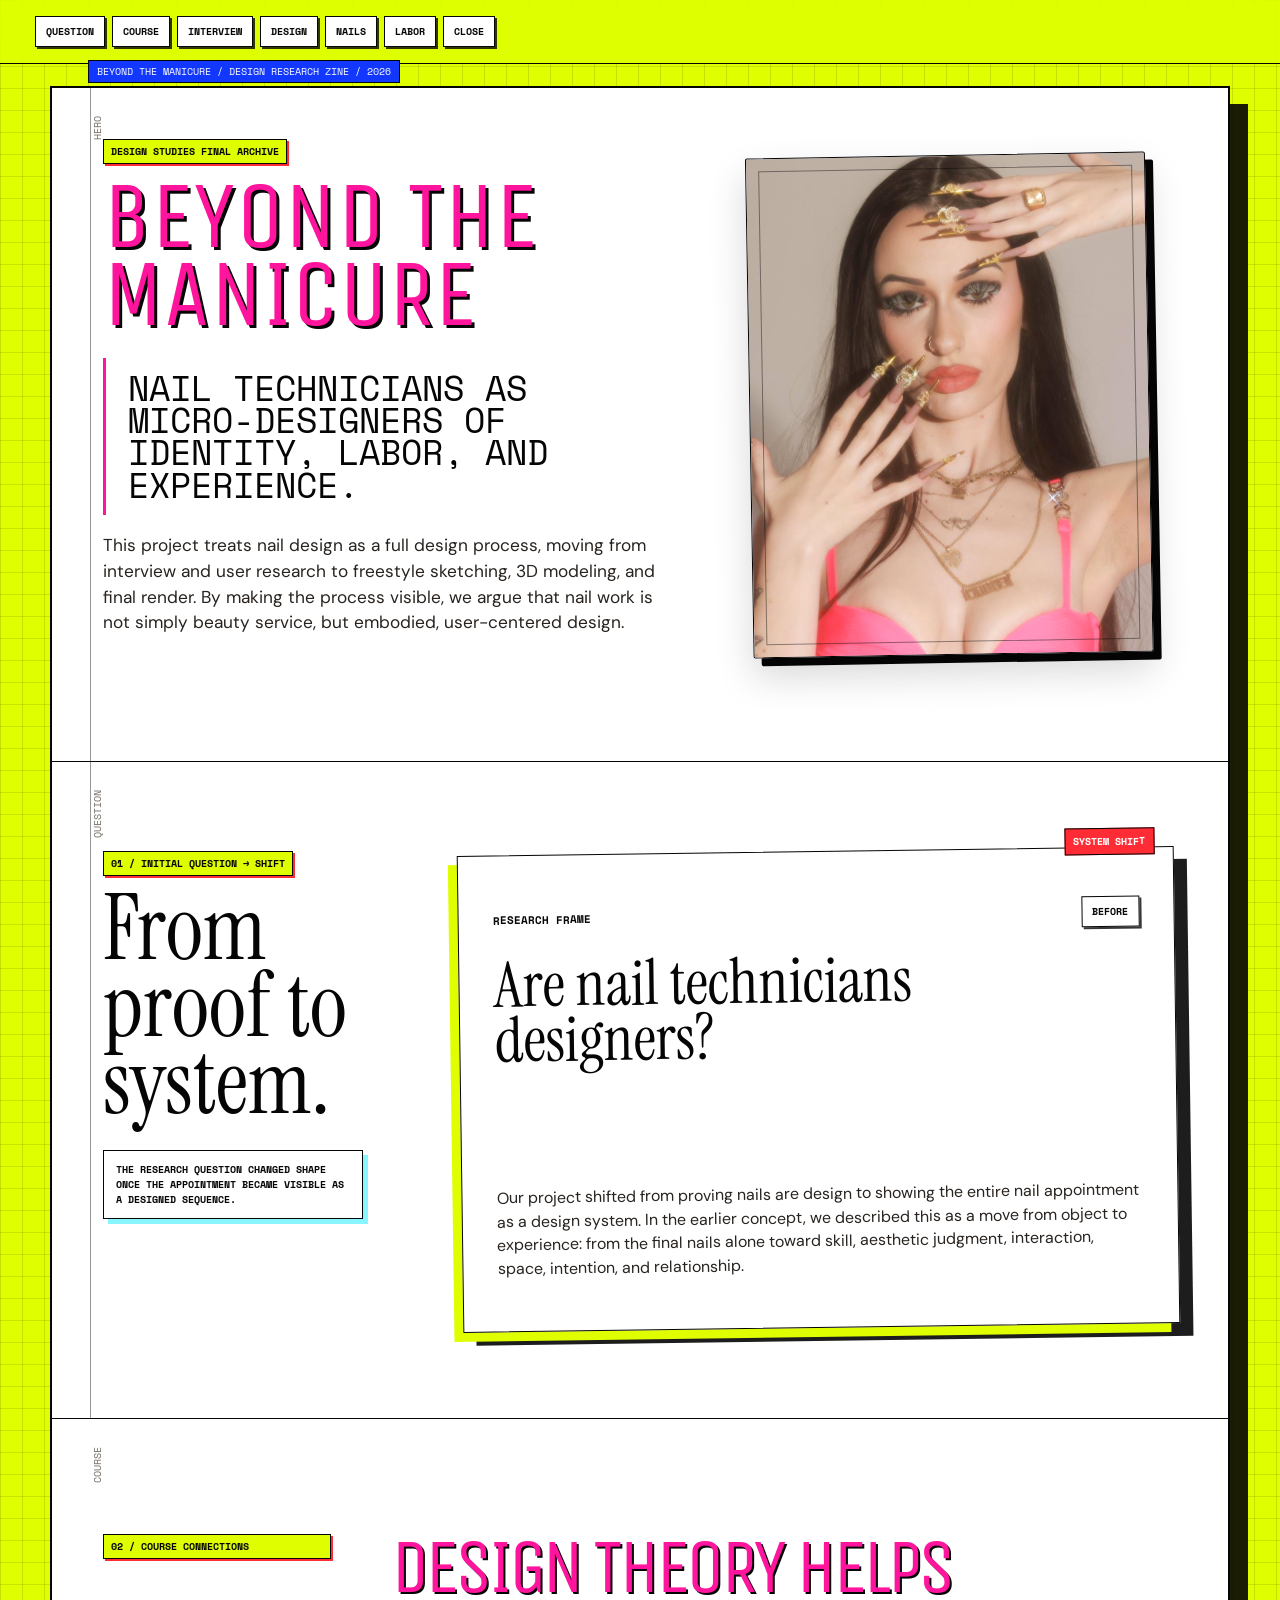
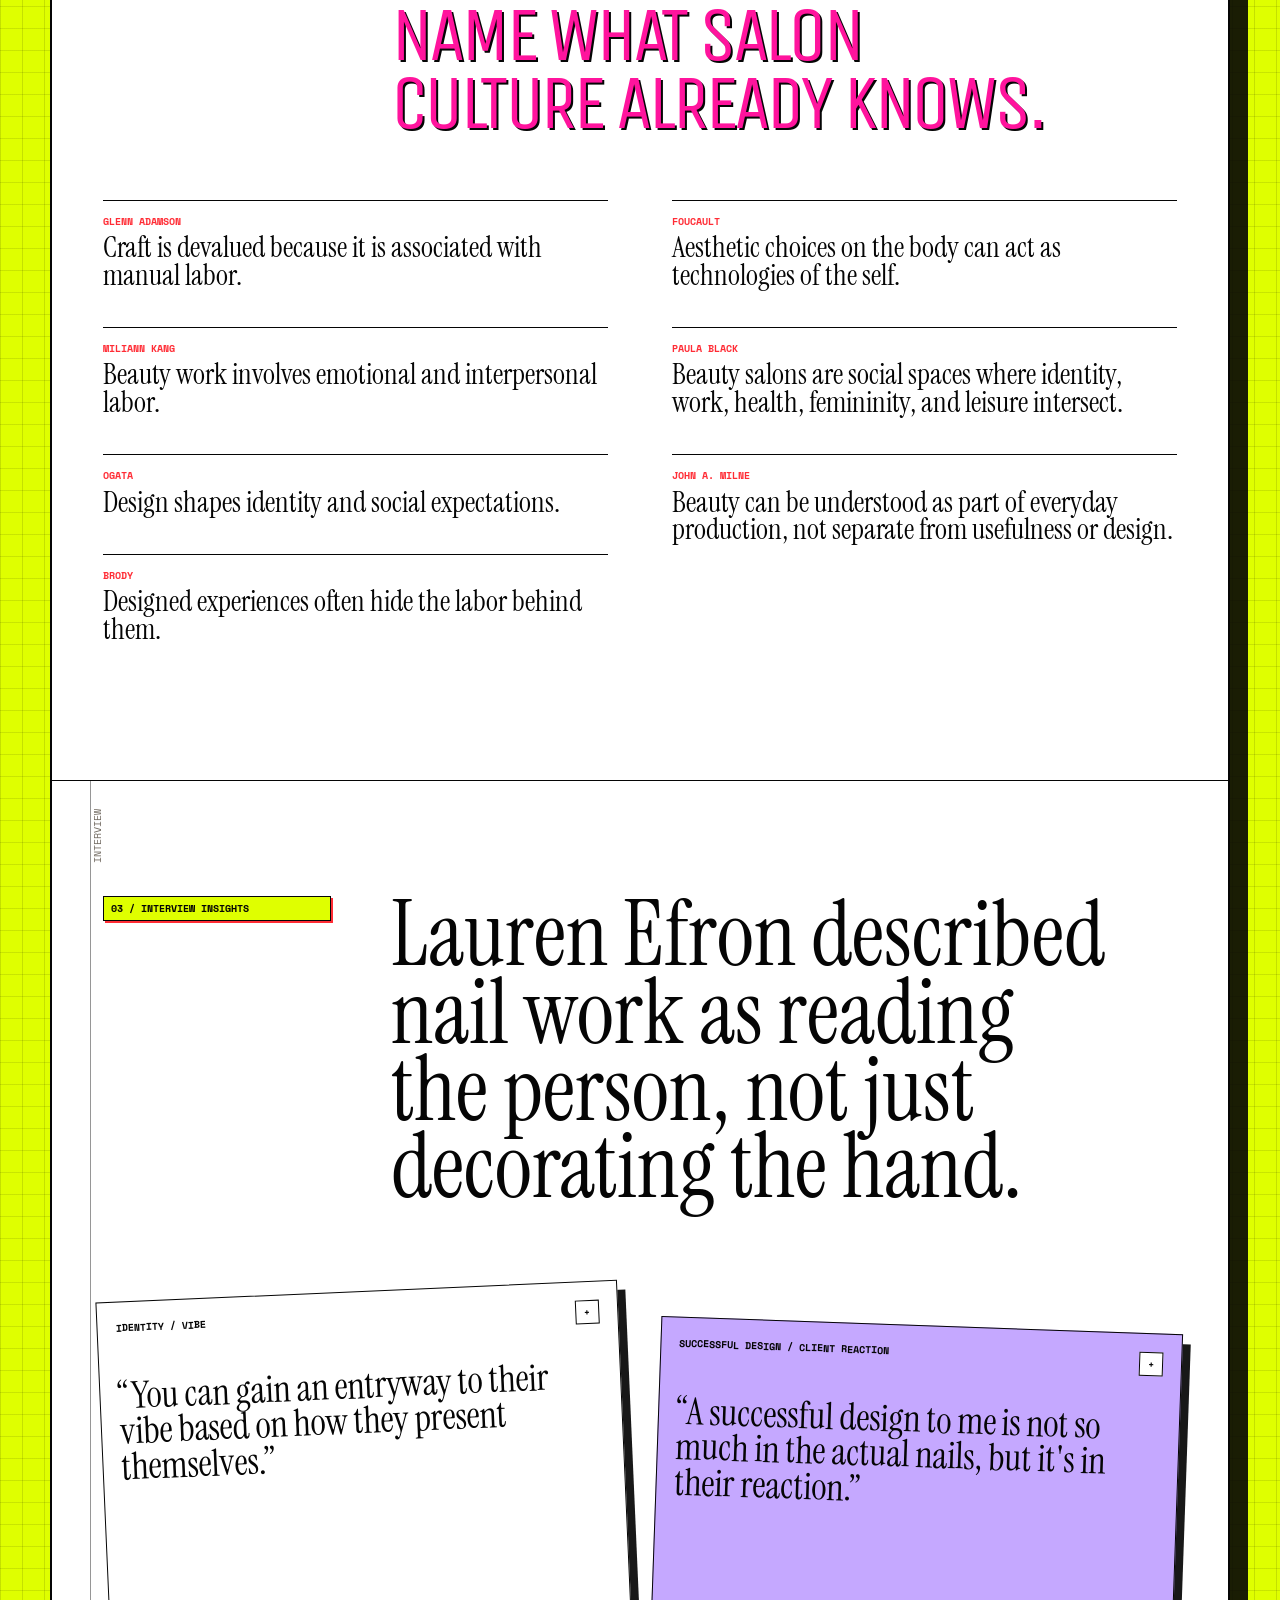
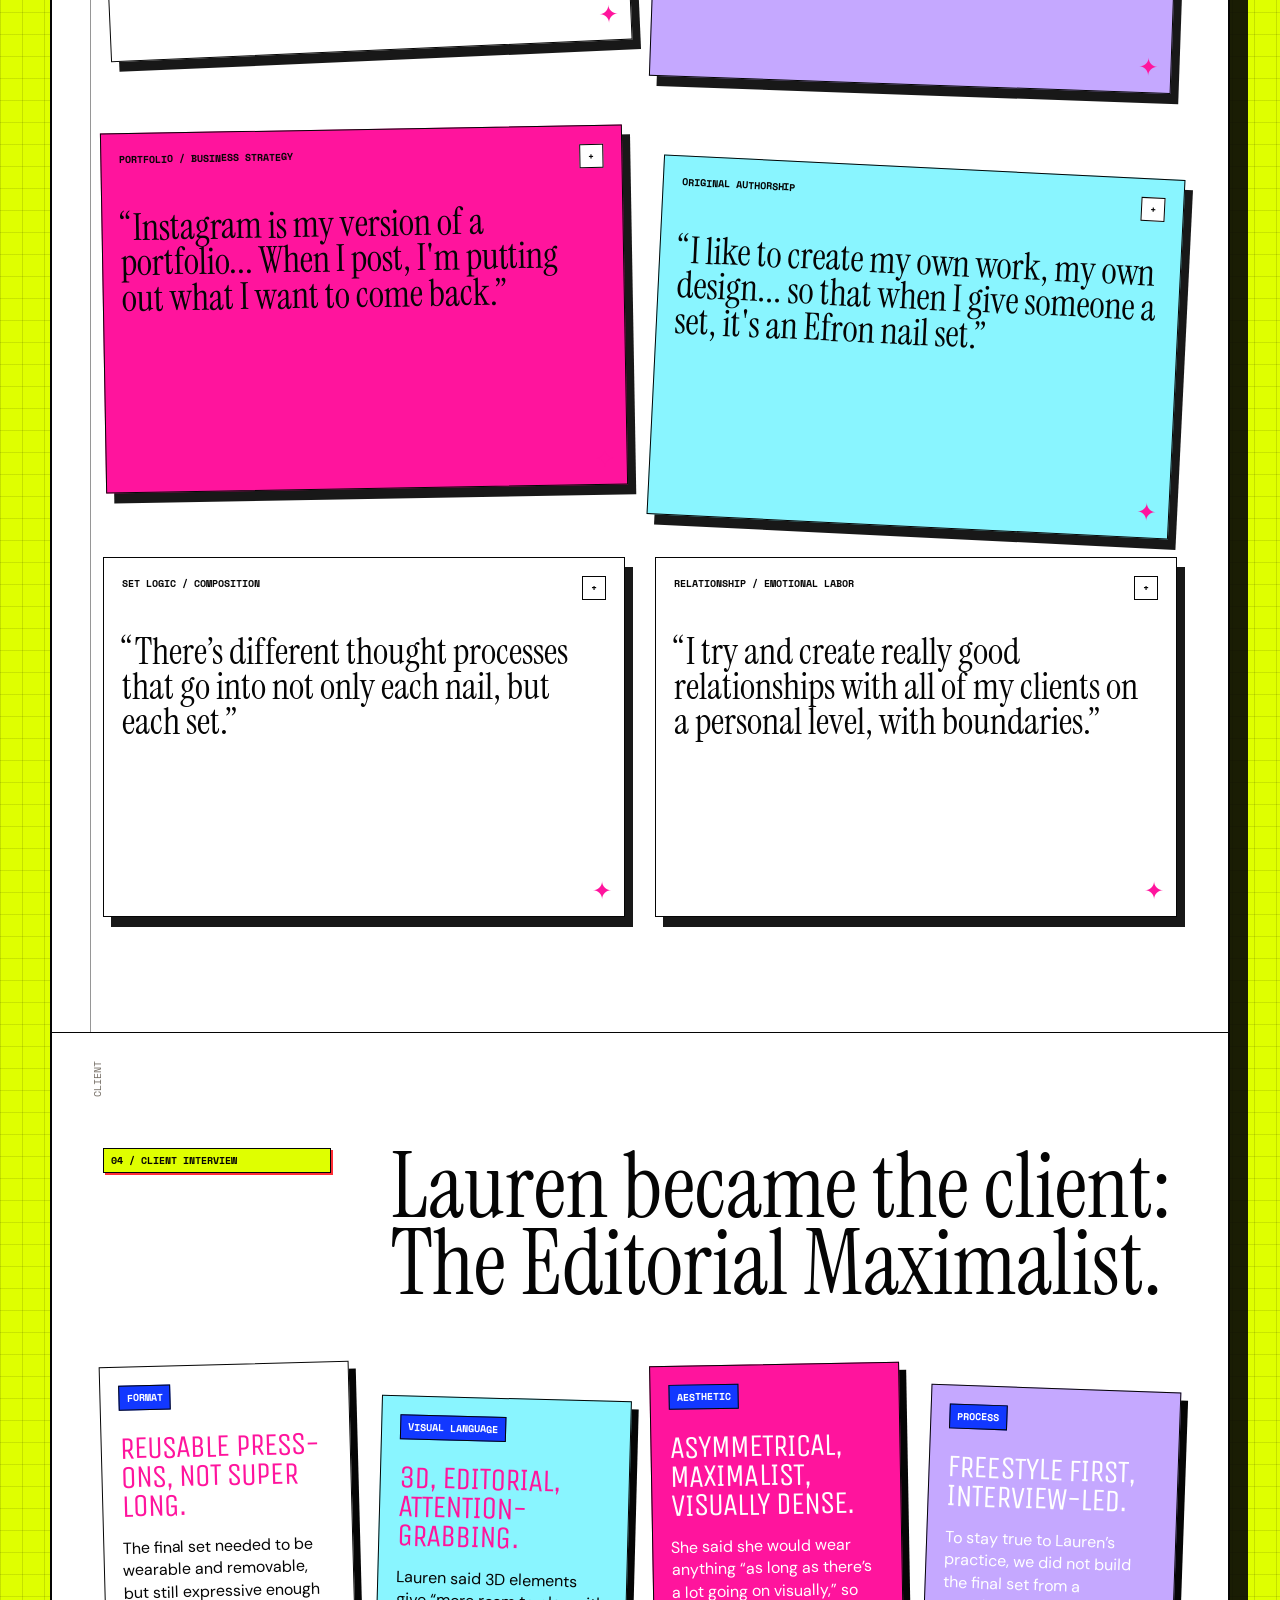
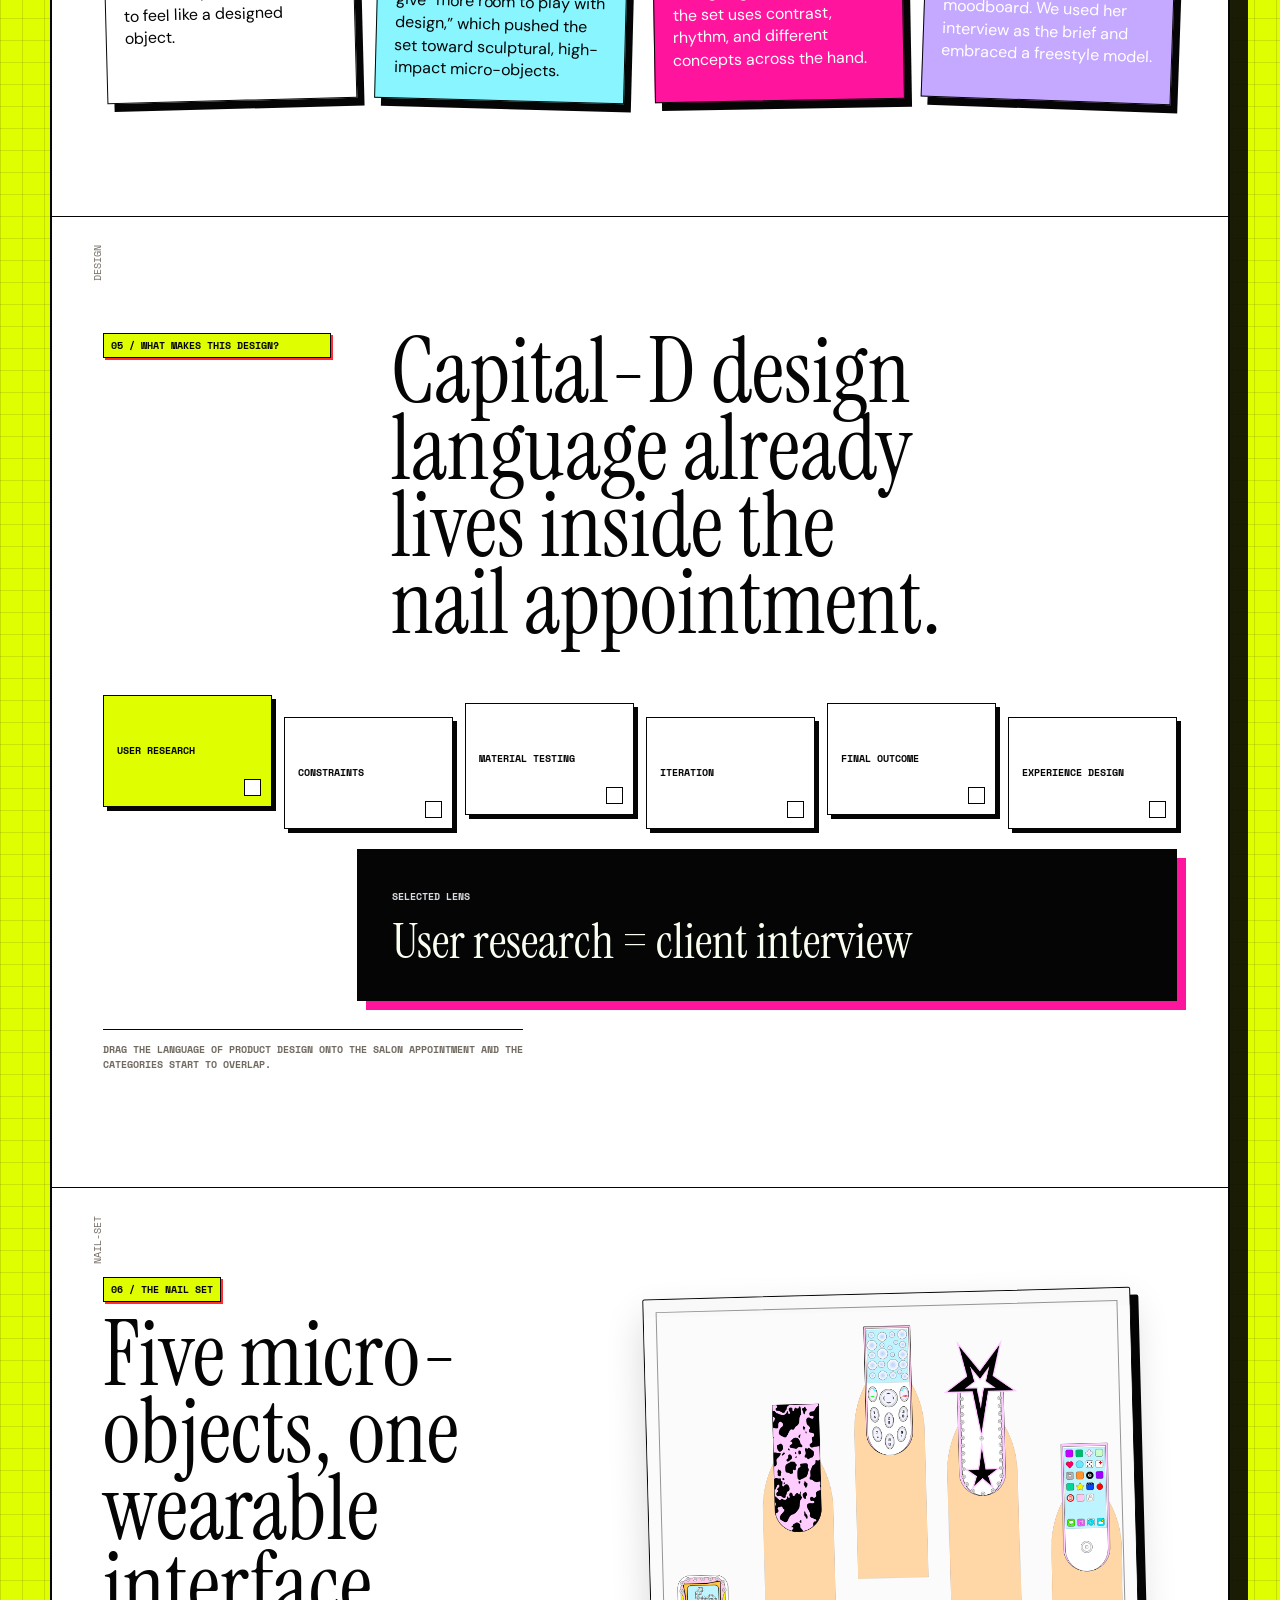
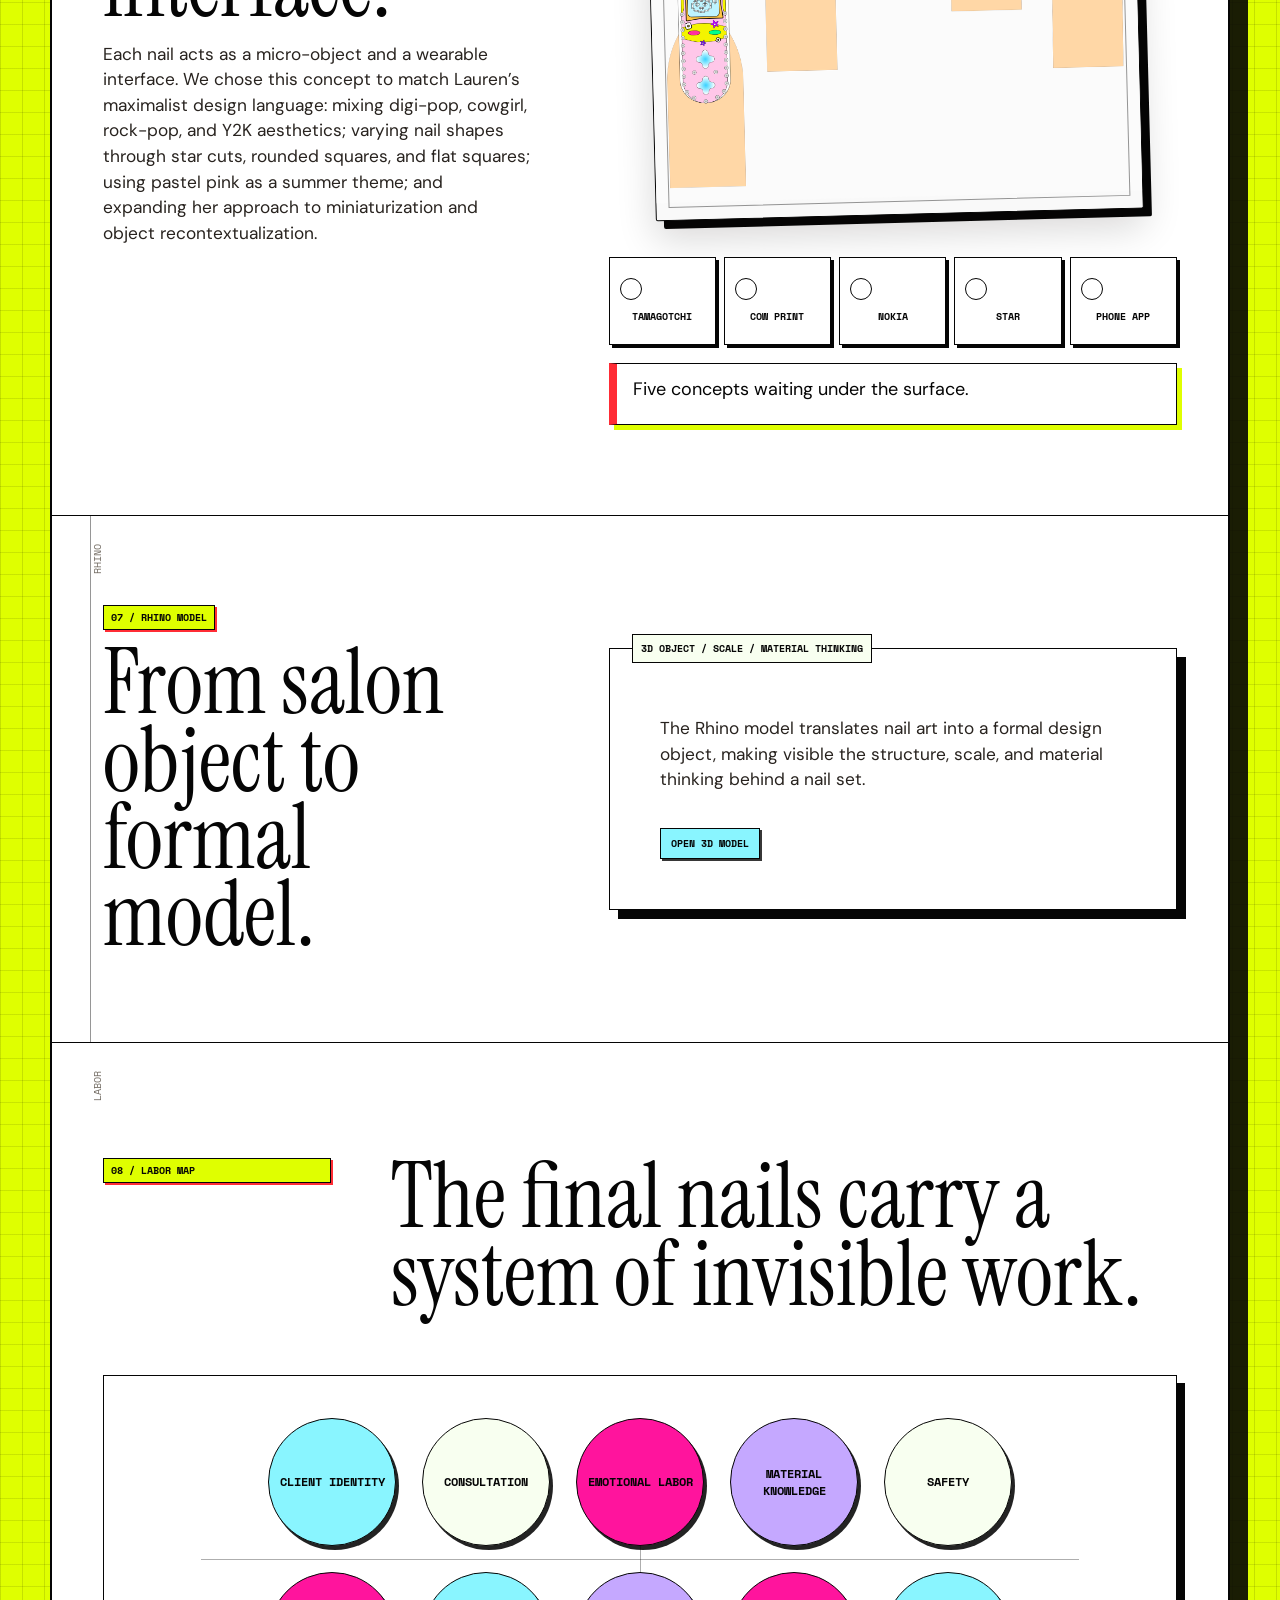
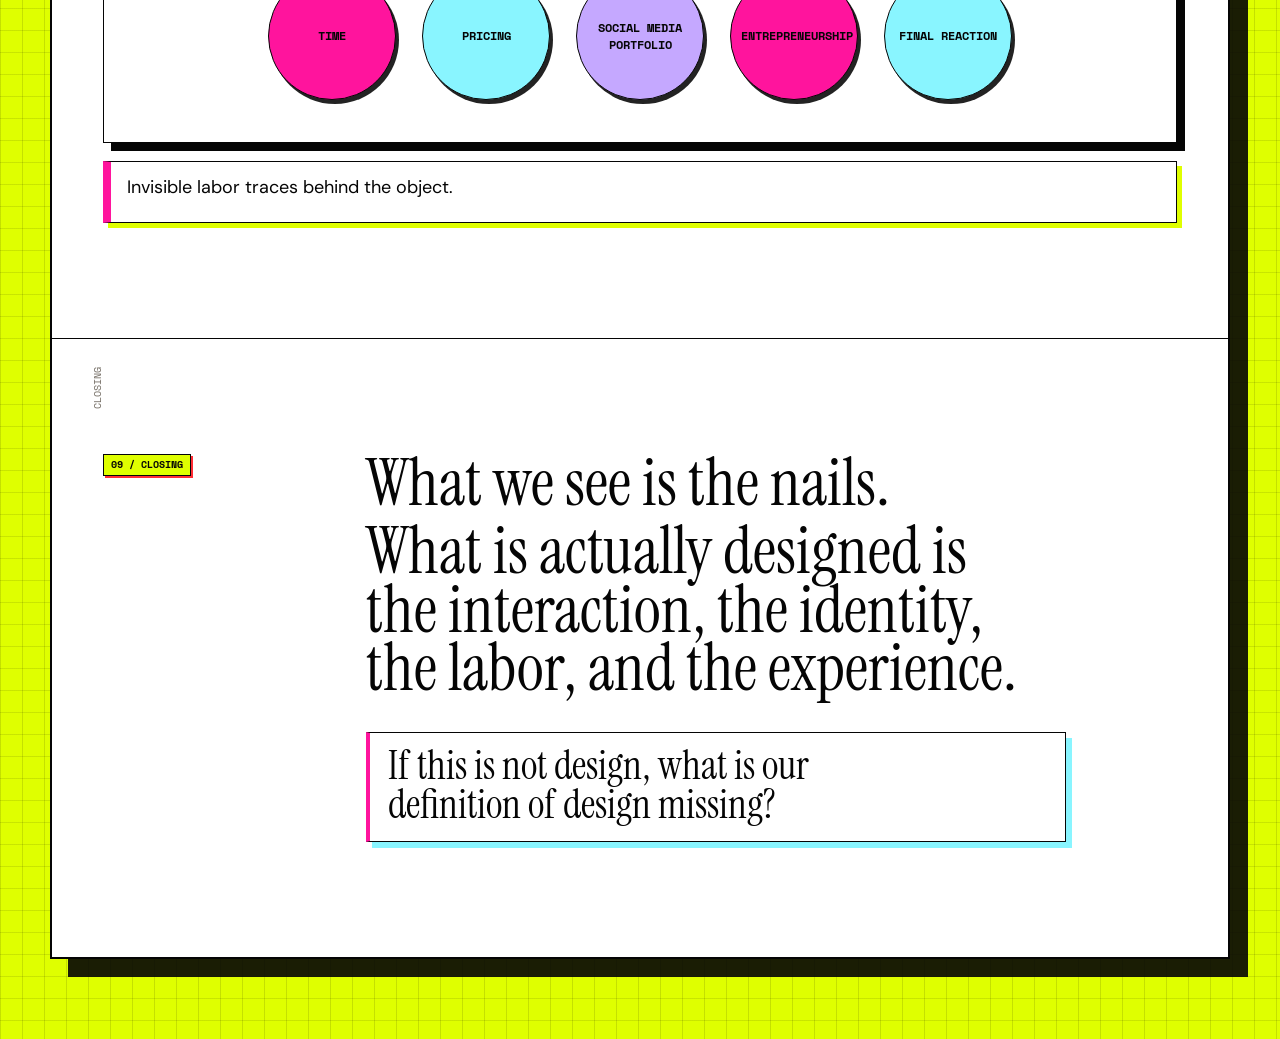
<file: index.html>
<!DOCTYPE html>
<html lang="en">
<head>
  <meta charset="UTF-8">
  <meta name="viewport" content="width=device-width, initial-scale=1.0">
  <title>Beyond the Manicure</title>
  <link rel="preconnect" href="https://fonts.googleapis.com">
  <link rel="preconnect" href="https://fonts.gstatic.com" crossorigin>
  <link href="https://fonts.googleapis.com/css2?family=DM+Sans:wght@400;500;700&family=Instrument+Serif:ital@0;1&family=Space+Mono:wght@400;700&family=Unica+One&display=swap" rel="stylesheet">
  <link rel="stylesheet" href="style.css">
</head>
<body>
  <div class="cursor-trail" aria-hidden="true">
    <img src="assets/nail-cursor.png" alt="">
  </div>

  <header class="site-header">
    <nav class="nav" aria-label="Primary navigation">
      <a href="#question">Question</a>
      <a href="#course">Course</a>
      <a href="#interview">Interview</a>
      <a href="#design">Design</a>
      <a href="#nail-set">Nails</a>
      <a href="#labor">Labor</a>
      <a href="#closing">Close</a>
    </nav>
  </header>

  <main>
    <section class="hero section-grid reveal in-view" id="hero">
      <div class="hero-copy">
        <p class="eyebrow">Design Studies Final Archive</p>
        <h1>Beyond the Manicure</h1>
        <p class="subtitle">Nail technicians as micro-designers of identity, labor, and experience.</p>
        <p class="intro">This project treats nail design as a full design process, moving from interview and user research to freestyle sketching, 3D modeling, and final render. By making the process visible, we argue that nail work is not simply beauty service, but embodied, user-centered design.</p>
      </div>
      <figure class="hero-media chrome-frame">
        <!-- Replace this file with the uploaded nail illustration. -->
        <img src="assets/lauren-1.jpeg" alt="Lauren Efron Nails" data-fallback>
 
      </figure>
    </section>

    <section class="section-grid shift-section reveal" id="question">
      <div>
        <p class="eyebrow">01 / Initial Question → Shift</p>
        <h2>From proof to system.</h2>
        <p class="margin-note">The research question changed shape once the appointment became visible as a designed sequence.</p>
      </div>
      <div class="switch-card" data-switch-card>
        <div class="switch-top">
          <span>Research frame</span>
          <button class="pill-button" type="button" data-switch-button>Before</button>
        </div>
        <p class="before active">Are nail technicians designers?</p>
        <p class="after">How does design operate through identity, space, labor, and the body?</p>
        <p class="section-text">Our project shifted from proving nails are design to showing the entire nail appointment as a design system. In the earlier concept, we described this as a move from object to experience: from the final nails alone toward skill, aesthetic judgment, interaction, space, intention, and relationship.</p>
      </div>
    </section>

    <section class="stack-section readings-section reveal" id="course">
      <div class="section-heading">
        <p class="eyebrow">02 / Course Connections</p>
        <h2>Design theory helps name what salon culture already knows.</h2>
      </div>
      <div class="reading-list">
        <p><strong>Glenn Adamson</strong> Craft is devalued because it is associated with manual labor.</p>
        <p><strong>Miliann Kang</strong> Beauty work involves emotional and interpersonal labor.</p>
        <p><strong>Ogata</strong> Design shapes identity and social expectations.</p>
        <p><strong>Brody</strong> Designed experiences often hide the labor behind them.</p>
        <p><strong>Foucault</strong> Aesthetic choices on the body can act as technologies of the self.</p>
        <p><strong>Paula Black</strong> Beauty salons are social spaces where identity, work, health, femininity, and leisure intersect.</p>
        <p><strong>John A. Milne</strong> Beauty can be understood as part of everyday production, not separate from usefulness or design.</p>
      </div>
    </section>

    <section class="stack-section reveal" id="interview">
      <div class="section-heading">
        <p class="eyebrow">03 / Interview Insights</p>
        <h2>Lauren Efron described nail work as reading the person, not just decorating the hand.</h2>
      </div>
      <div class="quote-grid">
        <article class="quote-card" data-expandable>
          <button type="button" aria-expanded="false">
            <span>Identity / vibe</span>
            <strong>+</strong>
          </button>
          <blockquote>“You can gain an entryway to their vibe based on how they present themselves.”</blockquote>
          <p>Interpretation: nail design begins as user research. The technician reads style, mood, body language, and self-presentation before translating identity into color, texture, length, and risk.</p>
        </article>
        <article class="quote-card" data-expandable>
          <button type="button" aria-expanded="false">
            <span>Successful design / client reaction</span>
            <strong>+</strong>
          </button>
          <blockquote>“A successful design to me is not so much in the actual nails, but it's in their reaction.”</blockquote>
          <p>Interpretation: the final product is not only an object. Success happens through embodied response: confidence, recognition, delight, and the feeling of being understood.</p>
        </article>
        <article class="quote-card" data-expandable>
          <button type="button" aria-expanded="false">
            <span>Portfolio / business strategy</span>
            <strong>+</strong>
          </button>
          <blockquote>“Instagram is my version of a portfolio... When I post, I'm putting out what I want to come back.”</blockquote>
          <p>Interpretation: the nail tech is also a creative director and business owner, designing not only sets but the public image of a practice and the future clients it attracts.</p>
        </article>
        <article class="quote-card" data-expandable>
          <button type="button" aria-expanded="false">
            <span>Original authorship</span>
            <strong>+</strong>
          </button>
          <blockquote>“I like to create my own work, my own design... so that when I give someone a set, it's an Efron nail set.”</blockquote>
          <p>Interpretation: Lauren frames nail work as authored design, not copy-paste decoration. The set carries a recognizable design language and point of view.</p>
        </article>
        <article class="quote-card" data-expandable>
          <button type="button" aria-expanded="false">
            <span>Set logic / composition</span>
            <strong>+</strong>
          </button>
          <blockquote>“There’s different thought processes that go into not only each nail, but each set.”</blockquote>
          <p>Interpretation: the set is a system. Each nail has its own concept, but the order, rhythm, contrast, and hand-level composition are also designed.</p>
        </article>
        <article class="quote-card" data-expandable>
          <button type="button" aria-expanded="false">
            <span>Relationship / emotional labor</span>
            <strong>+</strong>
          </button>
          <blockquote>“I try and create really good relationships with all of my clients on a personal level, with boundaries.”</blockquote>
          <p>Interpretation: the appointment is interpersonal design. Conversation, trust, care, and boundaries shape the experience as much as color or material.</p>
        </article>
      </div>
    </section>

    <section class="stack-section client-section reveal" id="client">
      <div class="section-heading">
        <p class="eyebrow">04 / Client Interview</p>
        <h2>Lauren became the client: The Editorial Maximalist.</h2>
      </div>
      <div class="client-brief">
        <article>
          <span>Format</span>
          <h3>Reusable press-ons, not super long.</h3>
          <p>The final set needed to be wearable and removable, but still expressive enough to feel like a designed object.</p>
        </article>
        <article>
          <span>Visual Language</span>
          <h3>3D, editorial, attention-grabbing.</h3>
          <p>Lauren said 3D elements give “more room to play with design,” which pushed the set toward sculptural, high-impact micro-objects.</p>
        </article>
        <article>
          <span>Aesthetic</span>
          <h3>Asymmetrical, maximalist, visually dense.</h3>
          <p>She said she would wear anything “as long as there’s a lot going on visually,” so the set uses contrast, rhythm, and different concepts across the hand.</p>
        </article>
        <article>
          <span>Process</span>
          <h3>Freestyle first, interview-led.</h3>
          <p>To stay true to Lauren’s practice, we did not build the final set from a moodboard. We used her interview as the brief and embraced a freestyle model.</p>
        </article>
      </div>
    </section>

    <section class="stack-section design-section reveal" id="design">
      <div class="section-heading">
        <p class="eyebrow">05 / What Makes This Design?</p>
        <h2>Capital-D design language already lives inside the nail appointment.</h2>
      </div>
      <div class="design-cards">
        <button class="design-card active" type="button" data-design="User research = client interview">User research</button>
        <button class="design-card" type="button" data-design="Constraints = lifestyle, job, body, religion, motherhood">Constraints</button>
        <button class="design-card" type="button" data-design="Material testing = acrylic, gel, chrome, charms, 3D sculpting">Material testing</button>
        <button class="design-card" type="button" data-design="Iteration = freestyle sketching, set logic, Rhino model">Iteration</button>
        <button class="design-card" type="button" data-design="Final outcome = wearable design">Final outcome</button>
        <button class="design-card" type="button" data-design="Experience design = client reaction and salon interaction">Experience design</button>
      </div>
      <div class="design-output" aria-live="polite">
        <span>selected lens</span>
        <p>User research = client interview</p>
      </div>
      <p class="annotation-line">drag the language of product design onto the salon appointment and the categories start to overlap.</p>
    </section>

    <section class="section-grid nail-gallery-section reveal" id="nail-set">
      <div>
        <p class="eyebrow">06 / The Nail Set</p>
        <h2>Five micro-objects, one wearable interface.</h2>
        <p class="section-text">Each nail acts as a micro-object and a wearable interface. We chose this concept to match Lauren’s maximalist design language: mixing digi-pop, cowgirl, rock-pop, and Y2K aesthetics; varying nail shapes through star cuts, rounded squares, and flat squares; using pastel pink as a summer theme; and expanding her approach to miniaturization and object recontextualization.</p>
      </div>
      <div class="nail-gallery">
        <figure class="final-set chrome-frame">
          <!-- Replace this file with the final five-nail image. -->
          <img src="assets/final-nail-set.png" alt="Final five-nail design" data-fallback>
        </figure>
        <div class="nail-hotspots" aria-label="Nail concepts">
          <button type="button" data-concept="Tamagotchi nail: digi-pop nostalgia, play, care, and Y2K miniaturization">Tamagotchi</button>
          <button type="button" data-concept="Cow print nail: bold graphic surface">Cow print</button>
          <button type="button" data-concept="Nokia nail: Y2K tech object, buttons, interface, and handheld memory">Nokia</button>
          <button type="button" data-concept="Star nail: performance, drama, glam">Star</button>
          <button type="button" data-concept="Phone app nail: digital identity and social media">Phone app</button>
        </div>
        <p class="concept-output">Five concepts waiting under the surface.</p>
      </div>
    </section>

    <section class="section-grid rhino-section reveal" id="rhino">
      <div>
        <p class="eyebrow">07 / Rhino Model</p>
        <h2>From salon object to formal model.</h2>
      </div>
      <div class="model-panel">
        <p>The Rhino model translates nail art into a formal design object, making visible the structure, scale, and material thinking behind a nail set.</p>
        <a class="model-button" href="rhino-model.html" aria-label="Open Rhino model showcase page">Open 3D Model</a>
      </div>
    </section>

    <section class="stack-section labor-section reveal" id="labor">
      <div class="section-heading">
        <p class="eyebrow">08 / Labor Map</p>
        <h2>The final nails carry a system of invisible work.</h2>
      </div>
      <div class="labor-map" aria-label="Interactive labor and system map">
        <button data-tip="The technician reads how a client presents themselves: style, mood, habits, comfort level, and the identity they want the set to carry.">Client identity</button>
        <button data-tip="The appointment begins with listening, translating, negotiating, and narrowing.">Consultation</button>
        <button data-tip="The technician manages reassurance, intimacy, trust, and the client’s emotional response.">Emotional labor</button>
        <button data-tip="Acrylic, gel, chrome, charms, sculptural elements, and adhesion all require material knowledge.">Material knowledge</button>
        <button data-tip="Length, tools, chemistry, sanitation, and daily use make safety part of the design.">Safety</button>
        <button data-tip="Every detail is shaped by appointment length, curing time, prep, repair, and removal.">Time</button>
        <button data-tip="Pricing communicates skill, labor, materials, complexity, and business survival.">Pricing</button>
        <button data-tip="The portfolio turns nails into content, proof, advertising, and client education.">Social media portfolio</button>
        <button data-tip="The nail tech is also scheduling, branding, sourcing, negotiating, and sustaining a practice.">Entrepreneurship</button>
        <button data-tip="The client’s reaction completes the design as an embodied experience.">Final reaction</button>
      </div>
      <p class="tooltip-output" aria-live="polite">Invisible labor traces behind the object.</p>
    </section>

    <section class="closing reveal" id="closing">
      <p class="eyebrow">09 / Closing</p>
      <h2>
        <span>What we see is the nails.</span>
        <span>What is actually designed is the interaction, the identity, the labor, and the experience.</span>
        <span class="question-line">If this is not design, what is our definition of design missing?</span>
      </h2>
    </section>
  </main>

  <script src="script.js"></script>
</body>
</html>
</file>
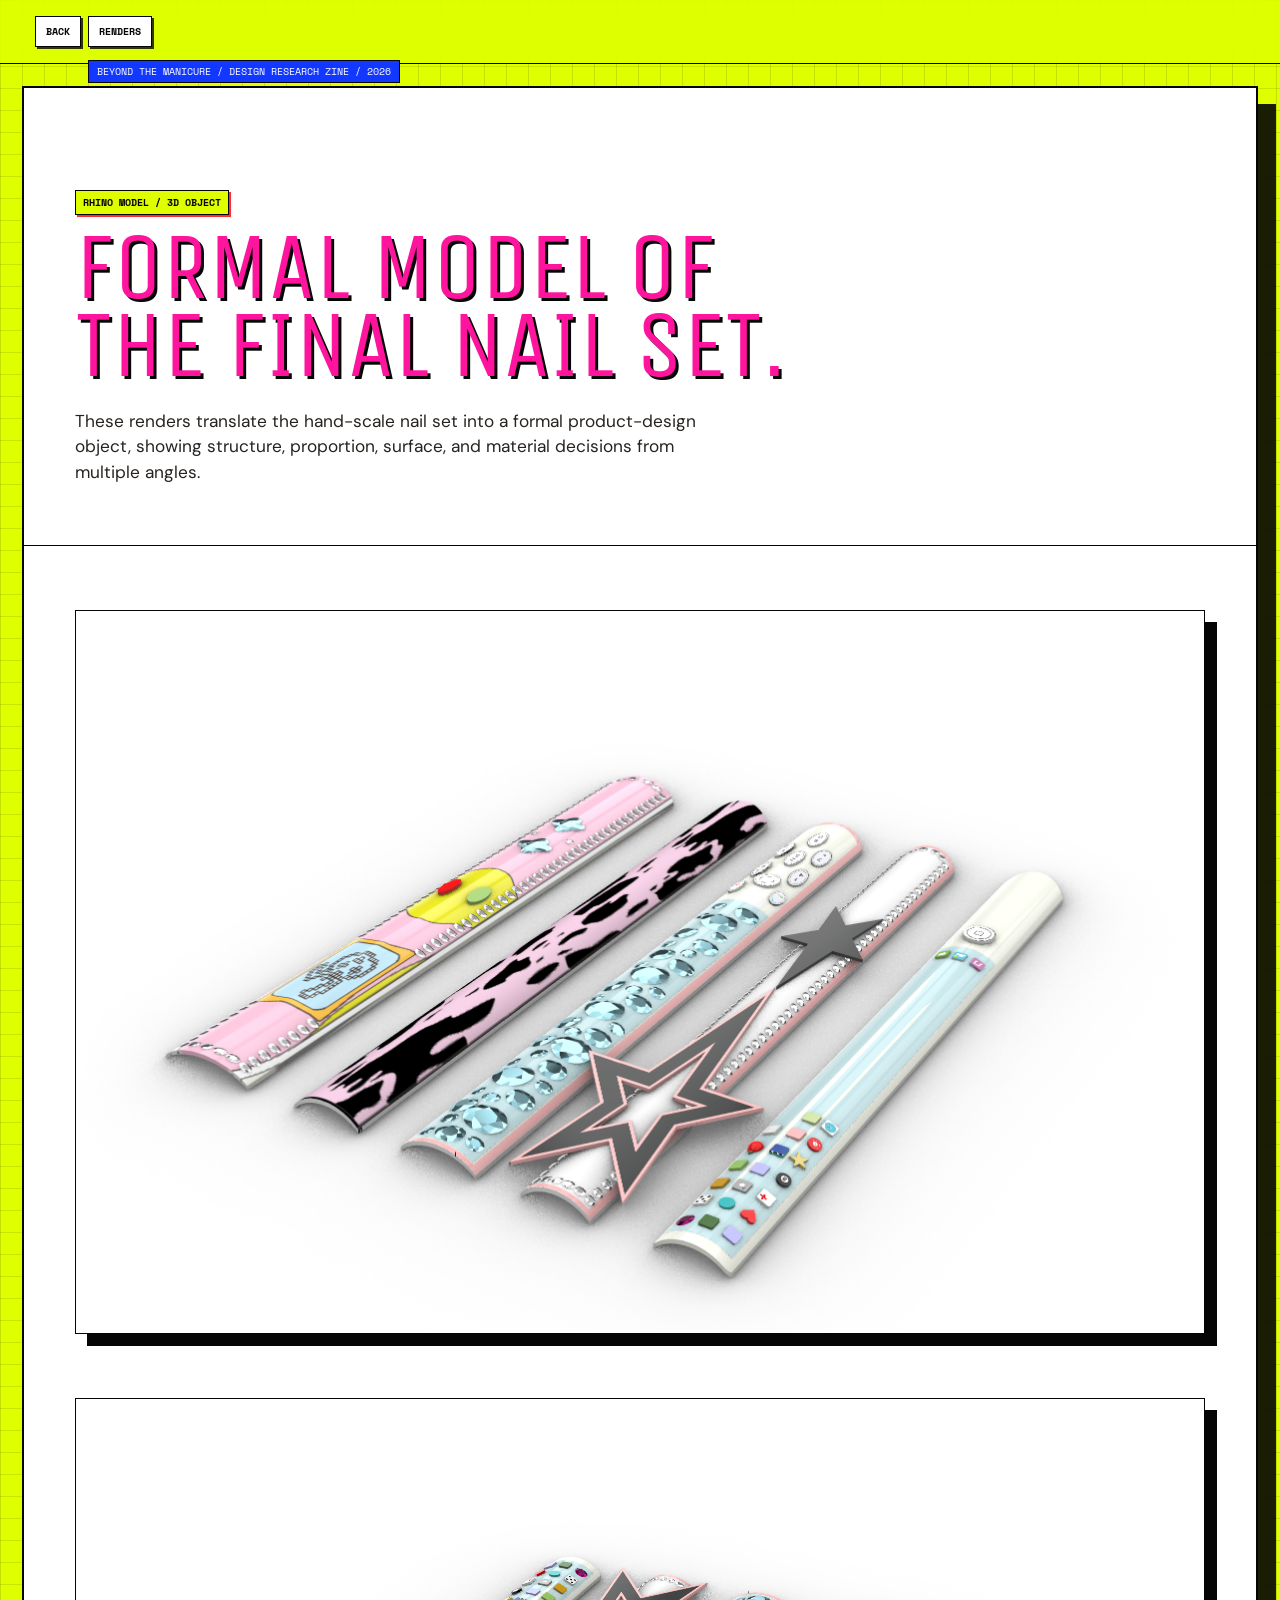
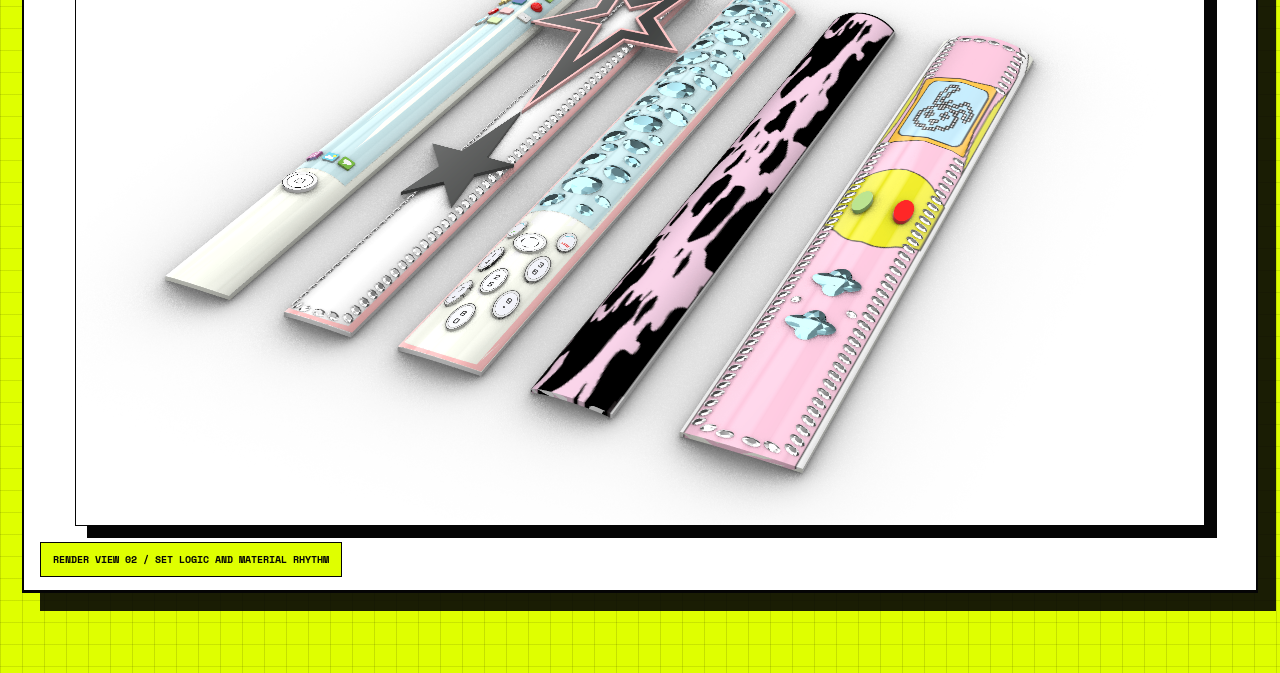
<file: rhino-model.html>
<!DOCTYPE html>
<html lang="en">
<head>
  <meta charset="UTF-8">
  <meta name="viewport" content="width=device-width, initial-scale=1.0">
  <title>Rhino Model | Beyond the Manicure</title>
  <link rel="preconnect" href="https://fonts.googleapis.com">
  <link rel="preconnect" href="https://fonts.gstatic.com" crossorigin>
  <link href="https://fonts.googleapis.com/css2?family=DM+Sans:wght@400;500;700&family=Instrument+Serif:ital@0;1&family=Space+Mono:wght@400;700&family=Unica+One&display=swap" rel="stylesheet">
  <link rel="stylesheet" href="style.css">
</head>
<body class="rhino-page">
  <header class="site-header">
    <nav class="nav" aria-label="Rhino page navigation">
      <a href="index.html#rhino">Back</a>
      <a href="#renders">Renders</a>
    </nav>
  </header>

  <main class="rhino-main">
    <section class="rhino-hero" id="renders">
      <p class="eyebrow">Rhino Model / 3D Object</p>
      <h1>Formal model of the final nail set.</h1>
      <p class="intro">These renders translate the hand-scale nail set into a formal product-design object, showing structure, proportion, surface, and material decisions from multiple angles.</p>
    </section>

    <section class="render-spread">
      <figure>
        <img src="assets/rhino-render-1.png" alt="Rhino render of the nail set from one angle">
        <figcaption>Render view 01 / object, surface, and scale</figcaption>
      </figure>
      <figure>
        <img src="assets/rhino-render-2.png" alt="Rhino render of the nail set from another angle">
        <figcaption>Render view 02 / set logic and material rhythm</figcaption>
      </figure>
    </section>
  </main>
</body>
</html>
</file>
<file: style.css>
:root {
  --cream: #f8fff0;
  --paper: rgba(255, 255, 255, 0.92);
  --vellum: rgba(255, 255, 255, 0.52);
  --ink: #050505;
  --muted: #716a61;
  --pink: #ff149d;
  --cyan: #89f5ff;
  --blue: #1238ff;
  --silver: #d7dce2;
  --chrome: linear-gradient(115deg, #f8fbff 0%, #9ba6b0 18%, #ffffff 34%, #c7ccd4 52%, #79838c 70%, #ffffff 86%, #b7bec7 100%);
  --lavender: #c5a8ff;
  --red: #ff2c35;
  --acid: #dfff00;
  --line: rgba(5, 5, 5, 0.18);
  --shadow: 0 18px 38px rgba(10, 8, 6, 0.16);
  --sans: "DM Sans", Arial, sans-serif;
  --ui: "Space Mono", "Courier New", monospace;
  --condensed: "Unica One", "Arial Narrow", sans-serif;
  --serif: "Instrument Serif", Georgia, serif;
}

* {
  box-sizing: border-box;
}

html {
  scroll-behavior: smooth;
}

body {
  margin: 0;
  overflow-x: hidden;
  background:
    linear-gradient(90deg, rgba(5, 5, 5, 0.12) 1px, transparent 1px),
    linear-gradient(180deg, rgba(5, 5, 5, 0.1) 1px, transparent 1px),
    var(--acid);
  background-size: 22px 22px, 22px 22px, auto;
  color: var(--ink);
  cursor: none;
  font-family: var(--sans);
}

body.rhino-page {
  cursor: auto;
}

body.rhino-page .site-header {
  position: sticky;
}

body.rhino-page main {
  width: min(1440px, calc(100% - 44px));
}

body.rhino-page main::before {
  content: none;
}


img {
  display: block;
  max-width: 100%;
  padding-top: -40px;
}

a {
  color: inherit;
  text-decoration: none;
}

button {
  color: inherit;
  cursor: none;
  font: inherit;
}

a,
button,
[data-drag] {
  cursor: none;
}

.cursor-trail {
  position: fixed;
  width: 92px;
  height: 120px;
  pointer-events: none;
  translate: -28% -12%;
  opacity: 0;
  z-index: 100;
  filter: drop-shadow(4px 6px 0 rgba(5, 5, 5, 0.24));
  transition: opacity 160ms ease, transform 180ms ease, filter 180ms ease;
}

.cursor-trail img {
  width: 100%;
  height: auto;
  display: block;
  rotate: -8deg;
  transform-origin: 22% 18%;
}

.cursor-trail.is-hovering {
  transform: scale(1.16) rotate(8deg);
  filter: drop-shadow(5px 7px 0 rgba(5, 5, 5, 0.28));
}

.sparkle {
  position: fixed;
  width: 9px;
  height: 9px;
  pointer-events: none;
  z-index: 79;
  color: var(--pink);
  font-family: var(--ui);
  font-size: 12px;
  animation: sparkle-pop 700ms ease-out forwards;
}

.site-header {
  position: sticky;
  top: 0;
  z-index: 40;
  display: grid;
  grid-template-columns: auto minmax(0, 1fr);
  align-items: center;
  gap: 12px;
  min-height: 64px;
  padding: 10px clamp(16px, 3vw, 35px);
  border-bottom: 1px solid var(--ink);
  background: rgba(223, 255, 0, 0.82);
  backdrop-filter: blur(22px) saturate(1.5);
}

.site-header::after {
  content: "BEYOND THE MANICURE / DESIGN RESEARCH ZINE / 2026";
  position: absolute;
  left: 88px;
  bottom: -20px;
  padding: 3px 8px;
  border: 1px solid var(--ink);
  background: var(--blue);
  color: #fff;
  font-family: var(--ui);
  font-size: 10px;
  text-transform: uppercase;
}


.nav {
  display: flex;
  gap: 7px;
  flex-wrap: wrap;
  justify-content: flex-end;
}

.nav a,
.pill-button,
.model-button {
  position: relative;
  border: 1px solid var(--ink);
  background: #fff;
  padding: 7px 10px;
  border-radius: 0;
  box-shadow: 2px 2px 0 rgba(5, 5, 5, 0.8);
  text-transform: uppercase;
  font-family: var(--ui);
  font-size: 10px;
  font-weight: 700;
}

.nav a:hover,
.pill-button:hover,
.model-button:hover {
  translate: -1px -1px;
  box-shadow: 4px 4px 0 var(--pink);
  background: var(--cyan);
}

main {
  position: relative;
  z-index: 1;
  width: min(1180px, calc(100% - 60px));
  margin: 22px auto 80px;
  border: 2px solid var(--ink);
  background: #fff;
  box-shadow: 18px 18px 0 rgba(5, 5, 5, 0.9);
}

main::before {
  content: "";
  position: absolute;
  left: clamp(16px, 3vw, 44px);
  top: 0;
  bottom: 0;
  width: 1px;
  background: var(--ink);
  opacity: 0.42;
}

.section-grid,
.stack-section,
.closing {
  position: relative;
  border-bottom: 1px solid var(--ink);
}

.section-grid {
  display: grid;
  grid-template-columns: minmax(0, 0.86fr) minmax(280px, 1.14fr);
  gap: clamp(22px, 6vw, 86px);
  padding: clamp(58px, 7vw, 96px) clamp(22px, 4vw, 56px) clamp(58px, 7vw, 96px);
}

.stack-section {
  padding: clamp(70px, 9vw, 118px) clamp(22px, 4vw, 56px);
}

.section-grid::before,
.stack-section::before,
.closing::before {
  content: attr(id);
  position: absolute;
  left: clamp(18px, 3vw, 46px);
  top: 28px;
  writing-mode: vertical-rl;
  rotate: 180deg;
  color: var(--muted);
  font-family: var(--ui);
  font-size: 10px;
  text-transform: uppercase;
}

.section-heading {
  display: grid;
  grid-template-columns: minmax(150px, 0.45fr) minmax(0, 1.55fr);
  gap: clamp(18px, 5vw, 60px);
  align-items: start;
  margin-bottom: clamp(30px, 5vw, 62px);
}

.eyebrow,
.folio,
figcaption,
.margin-note,
.annotation-line,
.callout {
  font-family: var(--ui);
  font-size: 10px;
  font-weight: 700;
  letter-spacing: 0;
  text-transform: uppercase;
}

.eyebrow {
  display: inline-block;
  margin: 0 0 14px;
  padding: 4px 7px;
  border: 1px solid var(--ink);
  background: var(--acid);
  color: var(--ink);
  box-shadow: 2px 2px 0 var(--red);
}

.folio {
  width: fit-content;
  margin: 0 0 18px 0;
  padding: 5px 8px;
  border-top: 1px solid var(--ink);
  border-bottom: 1px solid var(--ink);
  color: var(--muted);
}

h1,
h2 {
  margin: 0;
  font-family: var(--serif);
  font-weight: 400;
  letter-spacing: 0;
}

h1 {
  max-width: 760px;
  color: var(--pink);
  font-family: var(--condensed);
  font-size: clamp(62px, 7.4vw, 116px);
  line-height: 0.82;
  text-shadow: 3px 3px 0 var(--ink);
  text-transform: uppercase;
  text-wrap: balance;
}

h2 {
  max-width: 980px;
  font-size: clamp(44px, 7vw, 96px);
  line-height: 0.86;
  text-wrap: balance;
}

.subtitle {
  position: relative;
  max-width: 630px;
  margin: 24px 0 18px;
  padding: 14px 0 14px 22px;
  border-left: 3px solid var(--pink);
  max-width: 760px;
  font-family: var(--ui);
  font-size: clamp(22px, 2.7vw, 36px);
  line-height: 0.94;
  text-transform: uppercase;
}

.intro,
.section-text,
.model-panel p,
.closing p {
  max-width: 650px;
  color: #28231f;
  font-size: clamp(16px, 1.35vw, 20px);
  line-height: 1.48;
}

.hero {
  grid-template-columns: minmax(0, 0.98fr) minmax(330px, 0.82fr);
  gap: clamp(28px, 4vw, 56px);
  min-height: auto;
  align-items: start;
  overflow: hidden;
  padding-top: clamp(28px, 4vw, 52px);
  scroll-margin-top: 96px;
}

.hero-copy {
  position: relative;
  z-index: 2;
}

.hero-copy::after {
  content: none;
}

.hero-media,
.final-set {
  position: relative;
  min-height: 540px;
  background:
    linear-gradient(90deg, rgba(255, 20, 157, 0.24) 50%, transparent 50%),
    linear-gradient(rgba(137, 245, 255, 0.38) 50%, transparent 50%),
    var(--chrome);
  background-size: 18px 18px, 18px 18px, auto;
  overflow: hidden;
}

.chrome-frame {
  border: 1px solid var(--ink);
  border-radius: 2px;
  box-shadow: var(--shadow), 8px 8px 0 var(--ink);
}

.hero-media {
  align-self: start;
  min-height: 500px;
  max-height: 610px;
  aspect-ratio: 4 / 5;
  rotate: -1deg;
  translate: 0 0;
  transform-origin: 50% 70%;
}

.hero-media::before,
.final-set::before {
  content: "";
  position: absolute;
  inset: 12px;
  border: 1px solid rgba(5, 5, 5, 0.42);
  pointer-events: none;
  z-index: 2;
}

.hero-media img,
.final-set img {
  width: 100%;
  height: 100%;
  min-height: inherit;
  object-fit: cover;
  filter: saturate(1.05) contrast(1.02);
}

.hero-media img.is-missing,
.final-set img.is-missing {
  display: none;
}

.hero-media::after,
.final-set::after {
  content: "DROP IMAGE HERE";
  position: absolute;
  inset: 34px;
  display: grid;
  place-items: center;
  border: 1px dashed rgba(5, 5, 5, 0.55);
  background:
    linear-gradient(90deg, rgba(255, 67, 180, 0.16) 50%, transparent 50%),
    linear-gradient(rgba(143, 239, 255, 0.16) 50%, transparent 50%);
  background-size: 18px 18px;
  font-family: var(--ui);
  font-size: 11px;
  font-weight: 700;
}

.hero-media.has-image::after,
.final-set.has-image::after {
  content: none;
}

figcaption {
  position: absolute;
  left: 16px;
  bottom: 14px;
  z-index: 3;
  padding: 7px 9px;
  border: 1px solid var(--ink);
  background: var(--cyan);
}

.callout {
  position: absolute;
  z-index: 5;
  max-width: 160px;
  padding: 6px 8px;
  border: 1px solid var(--ink);
  background: rgba(255, 255, 255, 0.72);
  backdrop-filter: blur(9px);
  box-shadow: 3px 3px 0 var(--pink);
}

.callout::after {
  content: "";
  position: absolute;
  width: 58px;
  height: 1px;
  background: var(--ink);
  top: 50%;
}

.callout-one {
  right: -28px;
  top: 22%;
}

.callout-one::after {
  right: 100%;
}

.callout-two {
  left: -34px;
  bottom: 22%;
  background: var(--lavender);
}

.callout-two::after {
  left: 100%;
}

.hero-sticker {
  position: absolute;
  right: clamp(18px, 3vw, 42px);
  top: clamp(88px, 11vw, 132px);
  z-index: 8;
  width: fit-content;
  max-width: 210px;
  padding: 10px 12px;
  border: 1px solid var(--ink);
  background: var(--pink);
  box-shadow: 4px 4px 0 var(--ink);
  font-family: var(--ui);
  font-size: 10px;
  font-weight: 700;
  text-transform: uppercase;
  rotate: -4deg;
  user-select: none;
}

.hero::after {
  content: none;
}

.margin-note {
  max-width: 260px;
  margin-top: 28px;
  padding: 11px 12px;
  border: 1px solid var(--ink);
  background: rgba(255, 255, 255, 0.56);
  box-shadow: 5px 5px 0 var(--cyan);
}

.shift-section {
  grid-template-columns: minmax(260px, 0.58fr) minmax(620px, 1.42fr);
  gap: clamp(34px, 5vw, 70px);
  align-items: start;
}

.switch-card {
  position: relative;
  min-height: 430px;
  padding: clamp(20px, 3vw, 34px);
  border: 1px solid var(--ink);
  background: #fff;
  backdrop-filter: none;
  box-shadow: -9px 9px 0 var(--acid), 13px 13px 0 rgba(5, 5, 5, 0.9);
  rotate: -0.8deg;
  overflow: visible;
}

.switch-card::before {
  content: "SYSTEM SHIFT";
  position: absolute;
  right: 18px;
  top: -20px;
  z-index: 3;
  padding: 5px 8px;
  border: 1px solid var(--ink);
  background: var(--red);
  color: #fff;
  font-family: var(--ui);
  font-size: 10px;
  font-weight: 700;
}

.switch-top {
  display: flex;
  justify-content: space-between;
  align-items: center;
  gap: 16px;
  margin-bottom: 22px;
  padding-top: 14px;
  font-family: var(--ui);
  font-size: 11px;
  font-weight: 700;
  text-transform: uppercase;
}

.before,
.after {
  display: none;
  max-width: 940px;
  min-height: 205px;
  margin: 0 0 24px;
  font-family: var(--serif);
  font-size: clamp(42px, 4.9vw, 76px);
  line-height: 0.88;
}

.before.active,
.after.active {
  display: block;
}

.after.active {
  color: var(--pink);
  text-shadow: 2px 2px 0 var(--acid);
}

.switch-card .section-text {
  max-width: 860px;
  font-size: clamp(16px, 1.2vw, 19px);
}

.quote-grid,
.design-cards {
  display: grid;
  grid-template-columns: repeat(12, minmax(0, 1fr));
  gap: 16px;
}

#interview .section-heading {
  margin-bottom: clamp(44px, 7vw, 86px);
}

.quote-grid {
  position: relative;
  z-index: 4;
  align-items: start;
  gap: clamp(18px, 2.4vw, 30px);
}

.quote-card {
  position: relative;
  grid-column: span 6;
  min-height: 360px;
  padding: 18px;
  border: 1px solid var(--ink);
  background: #fff;
  box-shadow: 8px 10px 0 rgba(5, 5, 5, 0.92);
  backdrop-filter: none;
  transition: transform 180ms ease, box-shadow 180ms ease, rotate 180ms ease;
}

.quote-card::before {
  content: "✦";
  position: absolute;
  right: 12px;
  bottom: 8px;
  color: var(--pink);
  font-family: var(--ui);
  font-size: 24px;
}

.quote-card:nth-child(1) {
  rotate: -2.5deg;
}

.quote-card:nth-child(2) {
  margin-top: 34px;
  background: var(--lavender);
  rotate: 2deg;
}

.quote-card:nth-child(3) {
  margin-top: 14px;
  background: var(--pink);
  rotate: -1deg;
}

.quote-card:nth-child(4) {
  margin-top: 52px;
  background: var(--cyan);
  rotate: 2.8deg;
}

.quote-card:hover,
.quote-card.open {
  transform: translateY(-10px) scale(1.015);
  rotate: 0deg;
  box-shadow: 12px 16px 0 var(--pink);
}

.quote-card button {
  width: 100%;
  display: flex;
  justify-content: space-between;
  align-items: flex-start;
  gap: 12px;
  border: 0;
  background: transparent;
  padding: 0;
  text-align: left;
  font-family: var(--ui);
  font-size: 10px;
  font-weight: 700;
  text-transform: uppercase;
}

.quote-card strong {
  display: grid;
  place-items: center;
  min-width: 24px;
  height: 24px;
  border: 1px solid var(--ink);
  background: #fff;
}

.quote-card blockquote {
  margin: 34px 0 0;
  font-family: var(--serif);
  font-size: clamp(27px, 2.9vw, 44px);
  line-height: 0.95;
}

.quote-card p {
  display: none;
  margin: 18px 0 0;
  color: #2d2824;
  line-height: 1.45;
}

.quote-card.open p {
  display: block;
}

.client-section {
  background: #fff;
}

.client-brief {
  display: grid;
  grid-template-columns: repeat(4, minmax(0, 1fr));
  gap: clamp(14px, 2vw, 24px);
}

.client-brief article {
  position: relative;
  min-height: 285px;
  padding: 18px;
  border: 1px solid var(--ink);
  background: #fff;
  box-shadow: 7px 8px 0 var(--ink);
  overflow-wrap: anywhere;
}

.client-brief article:nth-child(1) {
  rotate: -1.5deg;
}

.client-brief article:nth-child(2) {
  margin-top: 34px;
  background: var(--cyan);
  rotate: 1.5deg;
}

.client-brief article:nth-child(3) {
  background: var(--pink);
  color: #fff;
  rotate: -1deg;
}

.client-brief article:nth-child(3) h3,
.client-brief article:nth-child(3) p {
  color: #fff;
}

.client-brief article:nth-child(4) {
  margin-top: 24px;
  background: var(--lavender);
  color: #fff;
  rotate: 2deg;
}

.client-brief article:nth-child(4) h3,
.client-brief article:nth-child(4) p {
  color: #fff;
}

.client-brief span {
  display: inline-block;
  margin-bottom: 24px;
  padding: 4px 7px;
  border: 1px solid var(--ink);
  background: var(--blue);
  color: #fff;
  font-family: var(--ui);
  font-size: 10px;
  font-weight: 700;
  text-transform: uppercase;
}

.client-brief h3 {
  margin: 0 0 16px;
  color: var(--pink);
  font-family: var(--condensed);
  font-size: clamp(29px, 2.45vw, 41px);
  font-weight: 400;
  line-height: 0.92;
  letter-spacing: -0.03em;
  text-transform: uppercase;
}

.client-brief p {
  margin: 0;
  font-size: 16px;
  line-height: 1.42;
}

.design-section {
  background: #fff;
}

.design-cards {
  grid-template-columns: repeat(6, minmax(100px, 1fr));
  gap: 12px;
}

.design-card {
  position: relative;
  min-height: 112px;
  border: 1px solid var(--ink);
  background: #fff;
  padding: 13px;
  text-align: left;
  box-shadow: 4px 4px 0 var(--ink);
  font-family: var(--ui);
  font-size: 10px;
  font-weight: 700;
  text-transform: uppercase;
  transition: transform 160ms ease, background 160ms ease;
}

.design-card::after {
  content: "";
  position: absolute;
  right: 10px;
  bottom: 10px;
  width: 15px;
  height: 15px;
  border: 1px solid var(--ink);
  background: #fff;
}

.design-card:nth-child(even) {
  translate: 0 14px;
}

.design-card.active,
.design-card:hover {
  background: var(--acid);
  transform: translateY(-8px);
}

.design-output {
  position: relative;
  margin: 34px 0 0 auto;
  max-width: 820px;
  border: 1px solid var(--ink);
  background: var(--ink);
  color: var(--cream);
  padding: clamp(20px, 3vw, 34px);
  box-shadow: 9px 9px 0 var(--pink);
}

.design-output::before {
  content: none;
}

.design-output span {
  color: var(--silver);
  font-family: var(--ui);
  font-size: 10px;
  font-weight: 700;
  text-transform: uppercase;
}

.design-output p {
  margin: 14px 0 0;
  font-family: var(--serif);
  font-size: clamp(30px, 3.8vw, 52px);
  line-height: 0.96;
}

.annotation-line {
  width: min(420px, 100%);
  margin: 28px 0 0;
  padding-top: 12px;
  border-top: 1px solid var(--ink);
  color: var(--muted);
}

.nail-gallery-section {
  align-items: start;
  background: #fff;
}

.nail-gallery {
  position: relative;
  display: grid;
  gap: 18px;
}

.final-set {
  min-height: 520px;
  rotate: -1.5deg;
  background: #f7f7f7;
}

.final-set img {
  object-fit: contain;
  background: #f7f7f7;
}

.nail-hotspots {
  display: grid;
  grid-template-columns: repeat(5, minmax(0, 1fr));
  gap: 8px;
  margin-top: 8px;
}

.nail-hotspots button {
  position: relative;
  min-height: 88px;
  border: 1px solid var(--ink);
  background: #fff;
  padding: 10px;
  box-shadow: 3px 3px 0 var(--ink);
  font-family: var(--ui);
  font-size: 10px;
  font-weight: 700;
  text-transform: uppercase;
}

.nail-hotspots button::before {
  content: "";
  display: block;
  width: 20px;
  height: 20px;
  margin-bottom: 9px;
  border: 1px solid var(--ink);
  border-radius: 50%;
  background: #fff;
}

.nail-hotspots button:hover,
.nail-hotspots button.active {
  background: var(--lavender);
  translate: 0 -6px;
  box-shadow: 5px 8px 0 var(--pink);
}

.concept-output,
.tooltip-output {
  min-height: 62px;
  margin: 0;
  border: 1px solid var(--ink);
  border-left: 8px solid var(--red);
  padding: 13px 16px;
  background: #fff;
  box-shadow: 5px 5px 0 var(--acid);
  font-size: 18px;
  line-height: 1.35;
}

.rhino-section {
  align-items: center;
}

.model-panel {
  position: relative;
  border: 1px solid var(--ink);
  padding: clamp(26px, 4vw, 50px);
  background: #fff;
  box-shadow: 9px 9px 0 var(--ink);
}

.model-panel::before {
  content: "3D OBJECT / SCALE / MATERIAL THINKING";
  position: absolute;
  left: 22px;
  top: -15px;
  padding: 6px 8px;
  border: 1px solid var(--ink);
  background: var(--cream);
  font-family: var(--ui);
  font-size: 10px;
  font-weight: 700;
}

.model-button {
  display: inline-block;
  margin-top: 18px;
  margin-right: 8px;
  background: var(--cyan);
}

.rhino-main {
  background: #fff;
}

.rhino-hero {
  min-height: auto;
  padding: clamp(54px, 8vw, 110px) clamp(22px, 4vw, 60px) clamp(24px, 4vw, 42px);
  border-bottom: 1px solid var(--ink);
}

.rhino-hero h1 {
  max-width: 1120px;
  margin-bottom: 24px;
}

.render-spread {
  display: grid;
  gap: clamp(24px, 5vw, 72px);
  padding: clamp(30px, 5vw, 72px) clamp(22px, 4vw, 60px);
  border-bottom: 1px solid var(--ink);
}

.render-spread figure {
  margin: 0;
  border: 1px solid var(--ink);
  background: #fff;
  box-shadow: 12px 12px 0 var(--ink);
}

.render-spread img {
  display: block;
  width: 100%;
}

.render-spread figcaption {
  padding: 9px 12px;
  border-top: 1px solid var(--ink);
  background: var(--acid);
}

.labor-section {
  background: #fff;
}

.labor-map {
  position: relative;
  display: grid;
  grid-template-columns: repeat(5, minmax(96px, 128px));
  justify-content: center;
  gap: clamp(14px, 2.3vw, 26px);
  padding: clamp(24px, 4vw, 42px);
  border: 1px solid var(--ink);
  background: #fff;
  backdrop-filter: blur(12px);
  box-shadow: inset 0 0 0 12px rgba(255, 255, 255, 0.18), 8px 8px 0 var(--ink);
}

.labor-map::before,
.labor-map::after {
  content: "";
  position: absolute;
  left: 9%;
  right: 9%;
  top: 50%;
  height: 1px;
  background: var(--ink);
  opacity: 0.32;
}

.labor-map::after {
  top: 18%;
  bottom: 18%;
  left: 50%;
  right: auto;
  width: 1px;
  height: auto;
}

.labor-map button {
  position: relative;
  z-index: 1;
  aspect-ratio: 1 / 1;
  width: 100%;
  border: 1px solid var(--ink);
  border-radius: 50%;
  background: var(--cream);
  padding: 10px;
  text-align: center;
  box-shadow: 3px 4px 0 rgba(5, 5, 5, 0.88);
  font-family: var(--ui);
  font-size: 11.5px;
  font-weight: 700;
  text-transform: uppercase;
  transition: transform 160ms ease, background 160ms ease;
}

.labor-map button:nth-child(3n) {
  background: var(--pink);
}

.labor-map button:nth-child(3n + 1) {
  background: var(--cyan);
}

.labor-map button:nth-child(4n) {
  background: var(--lavender);
}

.labor-map button:hover,
.labor-map button.active {
  background: var(--ink);
  color: var(--paper);
  transform: scale(1.04) rotate(-3deg);
}

.tooltip-output {
  margin-top: 18px;
  border-left-color: var(--pink);
}

.reading-list {
  columns: 2;
  column-gap: clamp(24px, 5vw, 70px);
}

.reading-list p {
  break-inside: avoid;
  margin: 0 0 16px;
  border-top: 1px solid var(--ink);
  padding: 16px 0 22px;
  font-family: var(--serif);
  font-size: clamp(22px, 2.25vw, 36px);
  line-height: 0.95;
  background: #fff;
}

.reading-list strong {
  display: block;
  margin-bottom: 8px;
  color: var(--red);
  font-family: var(--ui);
  font-size: 10px;
  font-weight: 700;
  text-transform: uppercase;
}

.closing {
  min-height: auto;
  display: grid;
  grid-template-columns: minmax(150px, 0.4fr) minmax(0, 1.6fr);
  gap: clamp(18px, 5vw, 60px);
  align-content: start;
  padding: clamp(70px, 9vw, 118px) clamp(22px, 4vw, 56px);
  background: #fff;
  color: var(--ink);
  border-bottom: 0;
}

.readings-section {
  background: #fff;
}

.readings-section .section-heading h2 {
  color: var(--pink);
  font-family: var(--condensed);
  font-size: clamp(48px, 5.9vw, 96px);
  line-height: 0.9;
  letter-spacing: -0.055em;
  text-shadow: 2px 2px 0 var(--ink);
  text-transform: uppercase;
}

.closing::after {
  content: none;
}

.closing .eyebrow {
  grid-column: 1;
  align-self: start;
  justify-self: start;
  width: fit-content;
  max-width: none;
  margin: 0 0 14px;
  padding: 4px 7px;
  color: var(--ink);
  font-family: var(--ui);
  font-size: 10px;
  line-height: 1.2;
}

.closing h2 {
  grid-column: 2;
  max-width: 950px;
  color: var(--ink);
  font-size: 65px;
  line-height: 0.9;
  text-shadow: none;
}

.closing h2 span {
  display: block;
}

.closing h2 span + span {
  margin-top: 10px;
}

.closing h2 .question-line {
  max-width: 700px;
  margin-top: 34px;
  padding: 14px 18px 16px;
  border: 1px solid var(--ink);
  border-left: 4px solid var(--pink);
  background: #fff;
  box-shadow: 6px 6px 0 var(--cyan);
  font-size: clamp(25px, 3.1vw, 44px);
  line-height: 0.98;
}

.reveal {
  opacity: 0;
  transform: translateY(44px) rotate(-0.4deg);
  transition: opacity 700ms ease, transform 700ms ease;
}

.reveal.in-view {
  opacity: 1;
  transform: translateY(0) rotate(0deg);
}

[data-drag].dragging {
  cursor: grabbing;
  z-index: 60;
}

@keyframes sparkle-pop {
  0% {
    opacity: 1;
    transform: translate(-50%, -50%) scale(0.6) rotate(0deg);
  }
  100% {
    opacity: 0;
    transform: translate(-50%, -95%) scale(1.45) rotate(90deg);
  }
}

@media (max-width: 1040px) {
  main {
    width: min(100% - 28px, 760px);
    margin-top: 20px;
  }

  .section-grid,
  .section-heading {
    grid-template-columns: 1fr;
  }

  .quote-card {
    grid-column: span 6;
  }

  .client-brief {
    grid-template-columns: repeat(2, minmax(0, 1fr));
  }

  .design-cards {
    grid-template-columns: repeat(3, minmax(0, 1fr));
  }

  .labor-map {
    grid-template-columns: repeat(3, minmax(92px, 128px));
    justify-content: center;
  }

  .hero-sticker {
    right: 8%;
    bottom: 5%;
  }
}

@media (max-width: 720px) {
  body,
  a,
  button,
  [data-drag] {
    cursor: auto;
  }

  .cursor-trail,
  .sparkle {
    display: none;
  }

  body::after {
    opacity: 0.25;
  }

  main {
    width: 100%;
    margin: 0;
    border-left: 0;
    border-right: 0;
    box-shadow: none;
  }

  main::before,
  .section-grid::before,
  .stack-section::before,
  .closing::before,
  .site-header::after {
    content: none;
  }

  .site-header {
    grid-template-columns: 1fr;
    gap: 10px;
  }

  .nav {
    justify-content: flex-start;
  }

  .nav a {
    padding: 7px 8px;
    font-size: 9px;
  }

  h1 {
    font-size: clamp(72px, 24vw, 118px);
  }

  h2 {
    font-size: clamp(42px, 14vw, 68px);
  }

  .hero-media,
  .final-set {
    min-height: 355px;
    rotate: 0deg;
  }

  .callout,
  .hero-sticker {
    position: relative;
    left: auto;
    right: auto;
    top: auto;
    bottom: auto;
    display: inline-block;
    margin: 10px 0 0;
  }

  .callout::after {
    content: none;
  }

  .quote-grid,
  .design-cards,
  .nail-hotspots {
    grid-template-columns: 1fr;
  }

  .labor-map {
    grid-template-columns: minmax(120px, 150px);
    justify-content: center;
  }

  .quote-card {
    grid-column: auto;
    margin-top: 0 !important;
    rotate: 0deg !important;
  }

  .client-brief {
    grid-template-columns: 1fr;
  }

  .client-brief article {
    margin-top: 0 !important;
    rotate: 0deg !important;
  }

  .design-card:nth-child(even) {
    translate: 0;
  }

  .reading-list {
    columns: 1;
  }

  .closing {
    grid-template-columns: 1fr;
  }

  .closing .eyebrow,
  .closing h2,
  .closing p:last-child {
    grid-column: 1;
  }
}
</file>
